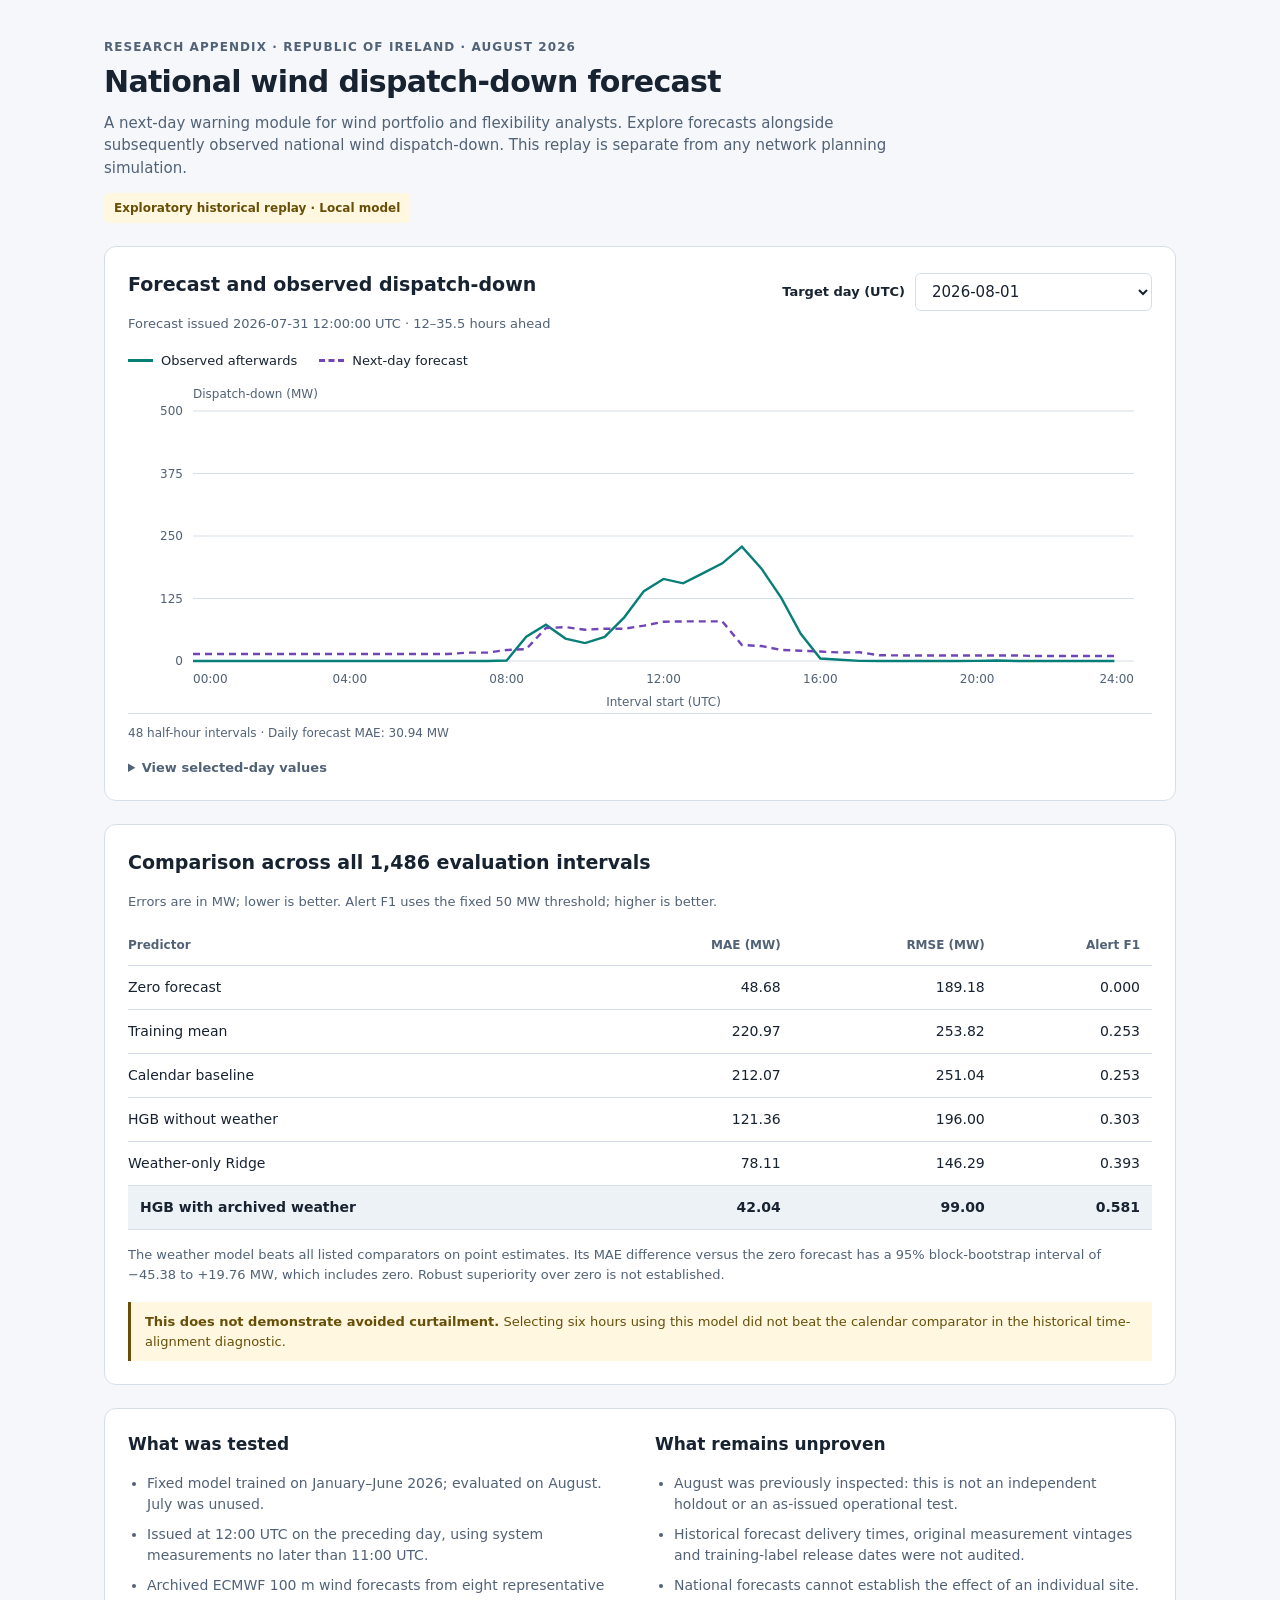
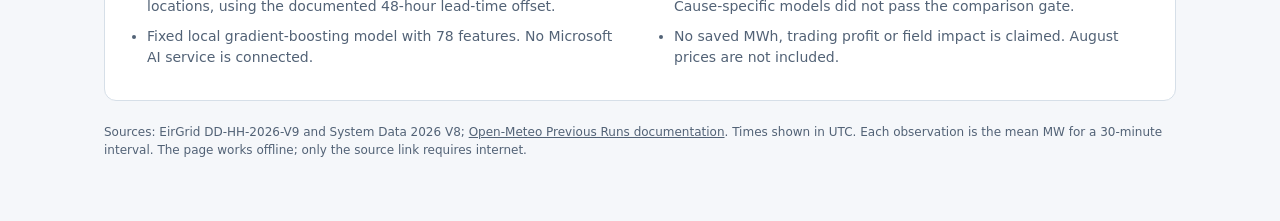
<file: research/forecast/forecast.html>
<!doctype html>
<html lang="en">
<head>
<meta charset="utf-8">
<meta name="viewport" content="width=device-width,initial-scale=1">
<title>National Wind Forecast — Research Appendix</title>
<style>
:root{color-scheme:light dark;--bg:#f5f7fa;--panel:#fff;--ink:#182331;--muted:#526276;--line:#d6dfe8;--actual:#087e78;--forecast:#7145b8;--soft:#edf2f7;--warn:#684f08;--warn-bg:#fff7df}
@media(prefers-color-scheme:dark){:root{--bg:#111922;--panel:#18232e;--ink:#e9eff6;--muted:#a9bbcd;--line:#364553;--actual:#50d4c6;--forecast:#c3a1ff;--soft:#263542;--warn:#f5d27d;--warn-bg:#342d1c}}
*{box-sizing:border-box}body{margin:0;background:var(--bg);color:var(--ink);font:15px/1.5 system-ui,-apple-system,BlinkMacSystemFont,"Segoe UI",sans-serif}main{max-width:1120px;margin:auto;padding:38px 24px 48px}h1{font-size:30px;letter-spacing:-.7px;line-height:1.15;margin:9px 0 12px}h2{font-size:19px;margin:0 0 15px}p{margin:0 0 14px}.eyebrow{font-size:12px;letter-spacing:.09em;text-transform:uppercase;color:var(--muted);font-weight:650}.intro{max-width:810px;color:var(--muted)}.status{display:inline-block;background:var(--warn-bg);color:var(--warn);padding:6px 10px;border-radius:5px;font-size:12px;font-weight:650}.panel{background:var(--panel);border:1px solid var(--line);border-radius:12px;padding:23px;margin-top:23px}.toprow{display:flex;justify-content:space-between;align-items:center;gap:16px;flex-wrap:wrap}.chooser{display:flex;align-items:center;gap:10px}label{font-weight:600;font-size:13px}select,button{font:inherit;color:var(--ink);background:var(--panel)}select{border:1px solid var(--line);padding:8px 12px;border-radius:6px}select:focus-visible,button:focus-visible{outline:3px solid var(--forecast);outline-offset:3px}.small{font-size:13px;color:var(--muted)}.legend{display:flex;gap:22px;flex-wrap:wrap;margin:12px 0 0}.legend button{display:flex;align-items:center;gap:8px;border:0;padding:4px 0;font-size:13px;cursor:pointer}.legend button[aria-pressed=false]{opacity:.4}.swatch{width:25px;height:0;border-top:3px solid var(--actual)}.swatch.forecast{border-color:var(--forecast);border-top-style:dashed}.plot{position:relative;min-height:300px;width:100%;margin-top:8px}.plot svg{display:block;width:100%;height:330px;overflow:visible}svg text{fill:var(--muted);font:12px system-ui,sans-serif}svg .grid{stroke:var(--line);stroke-width:1}svg .actual{stroke:var(--actual);stroke-width:2.4;fill:none}svg .forecast{stroke:var(--forecast);stroke-width:2.4;stroke-dasharray:7 5;fill:none}.hoverbox{position:absolute;pointer-events:none;background:var(--panel);color:var(--ink);border:1px solid var(--line);padding:9px 12px;border-radius:6px;font-size:12px;min-width:168px;box-shadow:0 5px 18px #0002;z-index:2}.hoverbox[hidden]{display:none}.hoverbox strong{display:block;margin-bottom:5px}.hoverbox div{display:flex;justify-content:space-between;gap:12px}.subline{font-size:12px;color:var(--muted);padding-top:10px;border-top:1px solid var(--line)}.tablewrap{overflow:auto}table{border-collapse:collapse;width:100%;font-size:14px}th{text-align:right;font-size:12px;color:var(--muted);font-weight:600}th:first-child,td:first-child{text-align:left}td{text-align:right;font-variant-numeric:tabular-nums}td,th{padding:11px 12px;border-bottom:1px solid var(--line);white-space:nowrap}td:first-child,th:first-child{padding-left:0}tr.featured td{font-weight:700;background:var(--soft)}tr.featured td:first-child{padding-left:12px}.note{margin-top:15px;font-size:13px;color:var(--muted)}.method{display:grid;grid-template-columns:1fr 1fr;gap:30px}.method ul{padding-left:19px;margin:0;color:var(--muted);font-size:14px}.method li{margin:0 0 9px}.method h2{font-size:17px}.alert{border-left:3px solid var(--warn);padding:10px 14px;background:var(--warn-bg);font-size:13px;color:var(--warn);margin-top:18px}.footer{font-size:12px;color:var(--muted);margin-top:22px}.footer a{color:inherit}.sronly{position:absolute;width:1px;height:1px;padding:0;margin:-1px;overflow:hidden;clip:rect(0,0,0,0);border:0}details{font-size:13px;margin-top:16px;color:var(--muted)}summary{cursor:pointer;font-weight:600}details .tablewrap{max-height:330px;margin-top:12px}
@media(max-width:650px){main{padding:22px 14px 35px}h1{font-size:25px}.panel{padding:17px 13px}.method{grid-template-columns:1fr;gap:20px}.toprow{align-items:flex-start}.chooser{width:100%}.chooser select{flex:1}.plot svg{height:310px}.legend{gap:16px}td,th{padding:9px 8px}}
@media print{body{background:white;color:black}.panel{break-inside:avoid}.plot svg{height:300px}button,select{border:0}.hoverbox{display:none}}
</style>
</head>
<body>
<main>
<div class="eyebrow">Research appendix · Republic of Ireland · August 2026</div>
<h1>National wind dispatch-down forecast</h1>
<p class="intro">A next-day warning module for wind portfolio and flexibility analysts. Explore forecasts alongside subsequently observed national wind dispatch-down. This replay is separate from any network planning simulation.</p>
<span class="status">Exploratory historical replay · Local model</span>

<section class="panel" aria-labelledby="chartheading">
 <div class="toprow"><h2 id="chartheading">Forecast and observed dispatch-down</h2><div class="chooser"><label for="day">Target day (UTC)</label><select id="day"></select></div></div>
 <p id="issue" class="small"></p>
 <div class="legend" aria-label="Toggle chart series">
  <button id="actualToggle" type="button" aria-pressed="true"><span class="swatch"></span>Observed afterwards</button>
  <button id="forecastToggle" type="button" aria-pressed="true"><span class="swatch forecast"></span>Next-day forecast</button>
 </div>
 <div class="plot" id="plot"><svg id="chart" role="img" aria-labelledby="charttitle chartdesc"></svg><div id="tip" class="hoverbox" hidden></div></div>
 <div class="subline" id="daynote"></div>
 <details><summary>View selected-day values</summary><div class="tablewrap"><table><thead><tr><th>UTC interval start</th><th>Observed MW</th><th>Forecast MW</th></tr></thead><tbody id="dayrows"></tbody></table></div></details>
</section>

<section class="panel" aria-labelledby="metricsheading">
 <h2 id="metricsheading">Comparison across all 1,486 evaluation intervals</h2>
 <p class="small">Errors are in MW; lower is better. Alert F1 uses the fixed 50 MW threshold; higher is better.</p>
 <div class="tablewrap"><table><thead><tr><th>Predictor</th><th>MAE (MW)</th><th>RMSE (MW)</th><th>Alert F1</th></tr></thead><tbody id="metrics"></tbody></table></div>
 <p class="note">The weather model beats all listed comparators on point estimates. Its MAE difference versus the zero forecast has a 95% block-bootstrap interval of −45.38 to +19.76 MW, which includes zero. Robust superiority over zero is not established.</p>
 <div class="alert"><strong>This does not demonstrate avoided curtailment.</strong> Selecting six hours using this model did not beat the calendar comparator in the historical time-alignment diagnostic.</div>
</section>

<section class="panel method" aria-label="Method and limitations">
 <div><h2>What was tested</h2><ul>
  <li>Fixed model trained on January–June 2026; evaluated on August. July was unused.</li>
  <li>Issued at 12:00 UTC on the preceding day, using system measurements no later than 11:00 UTC.</li>
  <li>Archived ECMWF 100 m wind forecasts from eight representative locations, using the documented 48-hour lead-time offset.</li>
  <li>Fixed local gradient-boosting model with 78 features. No Microsoft AI service is connected.</li>
 </ul></div>
 <div><h2>What remains unproven</h2><ul>
  <li>August was previously inspected: this is not an independent holdout or an as-issued operational test.</li>
  <li>Historical forecast delivery times, original measurement vintages and training-label release dates were not audited.</li>
  <li>National forecasts cannot establish the effect of an individual site. Cause-specific models did not pass the comparison gate.</li>
  <li>No saved MWh, trading profit or field impact is claimed. August prices are not included.</li>
 </ul></div>
</section>
<p class="footer">Sources: EirGrid DD-HH-2026-V9 and System Data 2026 V8; <a href="https://open-meteo.com/en/docs/previous-runs-api" target="_blank" rel="noopener noreferrer">Open-Meteo Previous Runs documentation</a>. Times shown in UTC. Each observation is the mean MW for a 30-minute interval. The page works offline; only the source link requires internet.</p>
</main>
<script type="application/json" id="data">{"days":[{"date":"2026-08-01","issue":"2026-07-31T12:00:00Z","complete":true,"mae":30.940141361969776,"rows":[[0,0.0,13.896935],[30,0.0,13.896935],[60,0.0,13.896935],[90,0.0,13.896935],[120,0.0,13.896935],[150,0.0,13.896935],[180,0.0,13.896935],[210,0.0,13.896935],[240,0.0,13.896935],[270,0.0,13.896935],[300,0.0,13.896935],[330,0.0,13.896935],[360,0.0,13.855446],[390,0.0,13.855446],[420,0.0,16.792022],[450,0.0,16.792022],[480,0.954,21.930641],[510,48.718,23.809829],[540,72.398,65.91855],[570,44.876,67.697986],[600,35.89,62.607336],[630,48.252,64.52723],[660,87.31,64.52723],[690,139.764,70.68932],[720,164.176,78.450856],[750,155.31,79.185378],[780,175.25,79.185378],[810,195.392,79.185378],[840,228.81,31.938039],[870,184.762,29.943429],[900,126.86,22.225701],[930,54.57,20.623546],[960,4.91,18.879519],[990,2.546,17.00033],[1020,0.308,17.380902],[1050,0.0,11.606232],[1080,0.0,11.168521],[1110,0.0,11.018533],[1140,0.0,10.977045],[1170,0.0,10.977045],[1200,0.312,10.977045],[1230,0.998,10.977045],[1260,0.0,10.977045],[1290,0.0,10.054788],[1320,0.0,9.920623],[1350,0.0,9.933135],[1380,0.0,9.933135],[1410,0.0,9.933135]]},{"date":"2026-08-02","issue":"2026-08-01T12:00:00Z","complete":true,"mae":13.34762299195048,"rows":[[0,0.0,10.607937],[30,0.0,10.607937],[60,0.0,10.268854],[90,0.0,10.268854],[120,0.0,10.275405],[150,0.0,10.275405],[180,0.0,8.704731],[210,0.0,8.704731],[240,0.0,8.264481],[270,0.0,8.264481],[300,0.0,8.102849],[330,0.0,7.012506],[360,0.0,8.264481],[390,0.0,8.264481],[420,0.0,8.264481],[450,0.0,8.264481],[480,0.0,8.264481],[510,0.0,10.143669],[540,0.002,10.143669],[570,0.102,10.254535],[600,0.184,8.761553],[630,0.03,6.168241],[660,0.018,6.168241],[690,0.03,7.250262],[720,0.372,7.80345],[750,0.862,8.537973],[780,0.448,14.180462],[810,0.052,14.180462],[840,0.018,23.54229],[870,0.018,26.135602],[900,0.018,27.685172],[930,0.01,27.751587],[960,0.0,27.751587],[990,0.0,25.872399],[1020,0.0,11.828979],[1050,0.0,6.054308],[1080,0.0,5.616598],[1110,0.0,5.46661],[1140,0.0,20.527515],[1170,0.0,20.527515],[1200,0.0,20.365882],[1230,0.0,20.365882],[1260,0.0,20.365882],[1290,0.0,19.443625],[1320,0.0,19.309461],[1350,0.0,19.321972],[1380,0.0,19.321972],[1410,0.0,19.321972]]},{"date":"2026-08-03","issue":"2026-08-02T12:00:00Z","complete":true,"mae":73.41137568872273,"rows":[[0,0.0,35.846448],[30,0.0,35.846448],[60,0.0,35.846448],[90,0.0,35.846448],[120,0.0,13.947781],[150,0.0,13.947781],[180,0.0,5.353989],[210,0.0,5.353989],[240,0.0,5.353989],[270,0.0,5.353989],[300,0.0,34.138419],[330,0.0,34.138419],[360,0.0,34.138419],[390,3.224,34.138419],[420,123.036,7.590925],[450,55.198,7.590925],[480,80.57,5.693072],[510,80.664,7.572261],[540,163.78,7.572261],[570,288.252,7.572261],[600,395.266,5.740195],[630,461.76,4.285496],[660,425.706,25.072461],[690,301.264,25.422695],[720,311.628,89.65684],[750,280.33,91.6033],[780,173.502,105.096858],[810,250.448,105.096858],[840,135.976,52.238596],[870,55.784,48.11501],[900,54.088,50.653268],[930,74.784,48.884908],[960,30.076,26.017258],[990,18.362,25.618213],[1020,2.996,22.695331],[1050,0.0,16.920661],[1080,0.216,13.267363],[1110,0.412,13.117374],[1140,0.118,13.117374],[1170,0.076,13.117374],[1200,0.0,16.040256],[1230,0.0,16.040256],[1260,0.0,15.816903],[1290,0.0,15.916693],[1320,0.0,8.573014],[1350,0.0,8.585526],[1380,0.0,0.218076],[1410,0.0,0.218076]]},{"date":"2026-08-04","issue":"2026-08-03T12:00:00Z","complete":true,"mae":51.13760887951076,"rows":[[0,0.0,0.0],[30,0.0,0.0],[60,0.0,4.522591],[90,0.0,4.522591],[120,0.0,16.321214],[150,0.0,16.321214],[180,0.0,3.818202],[210,0.0,3.818202],[240,0.0,4.713834],[270,0.0,4.713834],[300,0.0,0.350138],[330,0.0,0.350138],[360,0.0,0.0],[390,0.0,0.0],[420,0.0,0.0],[450,0.0,0.0],[480,0.0,0.0],[510,0.164,0.0],[540,2.568,0.714385],[570,4.874,0.714385],[600,17.744,3.963071],[630,19.542,3.291991],[660,18.248,4.420768],[690,22.186,4.771003],[720,26.768,14.411139],[750,31.76,14.400685],[780,35.078,22.572791],[810,22.026,22.572791],[840,20.768,46.530725],[870,18.998,47.466436],[900,23.65,189.166014],[930,28.398,190.088271],[960,39.93,207.608434],[990,18.086,192.404604],[1020,2.016,132.55156],[1050,9.156,128.224591],[1080,11.026,92.517572],[1110,0.0,91.749268],[1140,0.0,95.250277],[1170,0.134,95.250277],[1200,4.652,91.749268],[1230,2.03,91.749268],[1260,1.274,122.341415],[1290,3.4,121.419158],[1320,1.184,116.553874],[1350,1.06,116.566385],[1380,1.65,177.116648],[1410,51.074,177.116648]]},{"date":"2026-08-05","issue":"2026-08-04T12:00:00Z","complete":true,"mae":173.53310657345023,"rows":[[0,230.64,221.207647],[30,328.032,221.207647],[60,342.892,260.77314],[90,259.236,260.77314],[120,290.238,300.951406],[150,316.66,300.951406],[180,347.574,330.71749],[210,378.194,330.71749],[240,436.654,378.313344],[270,357.7,378.313344],[300,301.938,410.272673],[330,315.102,410.272673],[360,300.118,508.383442],[390,245.984,508.383442],[420,422.27,589.858574],[450,596.622,644.66578],[480,780.914,680.891433],[510,1057.31,784.284236],[540,1269.212,976.0827],[570,1273.826,1092.765407],[600,1355.03,1205.816764],[630,1483.314,1216.160708],[660,1670.126,1206.479871],[690,1739.324,1205.888293],[720,1789.304,1210.470047],[750,1832.114,1212.416507],[780,1773.824,1203.187826],[810,1793.882,1203.187826],[840,1921.786,1200.012278],[870,1742.388,1175.74269],[900,1410.072,1099.735552],[930,1160.406,993.104267],[960,792.478,874.709899],[990,737.978,733.706923],[1020,638.956,446.124508],[1050,449.856,375.048628],[1080,180.636,202.555496],[1110,109.15,202.405508],[1140,63.294,100.902197],[1170,5.33,100.902197],[1200,0.0,29.360526],[1230,0.0,29.360526],[1260,0.0,3.480607],[1290,0.0,3.580397],[1320,0.0,3.446233],[1350,0.0,3.458744],[1380,0.0,4.18747],[1410,0.0,4.18747]]},{"date":"2026-08-06","issue":"2026-08-05T12:00:00Z","complete":true,"mae":6.290540196340269,"rows":[[0,0.0,13.697238],[30,0.0,13.697238],[60,0.0,7.659993],[90,0.0,7.659993],[120,0.0,7.411097],[150,0.0,7.411097],[180,0.0,8.420477],[210,0.0,8.420477],[240,0.0,8.420477],[270,0.0,8.420477],[300,0.0,8.900306],[330,0.0,8.900306],[360,0.0,9.149203],[390,0.0,9.149203],[420,0.0,8.602449],[450,0.0,8.602449],[480,0.0,8.122619],[510,0.0,10.001808],[540,0.076,9.214335],[570,1.21,9.214335],[600,1.734,9.265812],[630,1.34,9.31796],[660,0.204,8.683278],[690,4.594,9.19667],[720,1.118,9.19667],[750,0.912,9.186216],[780,6.168,9.186216],[810,8.27,9.186216],[840,3.592,9.186216],[870,1.592,9.134068],[900,2.902,8.743508],[930,2.526,9.665765],[960,5.022,9.665765],[990,6.528,7.786576],[1020,6.9,6.25081],[1050,4.264,0.589543],[1080,2.226,1.674421],[1110,4.112,1.524432],[1140,5.42,3.719474],[1170,6.122,3.719474],[1200,6.364,4.902385],[1230,7.204,4.902385],[1260,9.274,4.902385],[1290,10.816,4.635284],[1320,2.666,4.501119],[1350,0.0,4.513631],[1380,0.0,4.513631],[1410,0.0,4.513631]]},{"date":"2026-08-07","issue":"2026-08-06T12:00:00Z","complete":true,"mae":107.70306777031976,"rows":[[0,0.0,9.602123],[30,0.0,9.602123],[60,0.0,9.602123],[90,0.0,9.602123],[120,0.0,9.602123],[150,0.0,9.602123],[180,0.0,9.166017],[210,0.0,9.166017],[240,0.0,9.166017],[270,0.0,9.166017],[300,0.0,9.166017],[330,0.0,9.166017],[360,0.0,10.531833],[390,0.0,10.531833],[420,0.0,10.531833],[450,1.582,10.531833],[480,4.188,19.790403],[510,18.788,20.189448],[540,171.25,67.216588],[570,282.846,68.996024],[600,339.83,66.866984],[630,347.786,65.849436],[660,383.318,37.752909],[690,381.036,43.914998],[720,413.074,32.70339],[750,480.244,33.437913],[780,566.244,47.745249],[810,565.016,47.745249],[840,518.446,75.546634],[870,528.186,76.564182],[900,347.692,78.693222],[930,271.304,77.091066],[960,114.41,53.616243],[990,71.866,51.737055],[1020,46.118,32.566844],[1050,38.726,23.77925],[1080,14.718,17.560375],[1110,0.714,17.410386],[1140,0.0,11.517355],[1170,0.0,11.517355],[1200,0.0,11.926817],[1230,0.0,11.926817],[1260,0.0,12.858718],[1290,0.0,11.936461],[1320,0.0,11.392835],[1350,0.0,11.405347],[1380,0.0,0.0],[1410,0.0,0.0]]},{"date":"2026-08-08","issue":"2026-08-07T12:00:00Z","complete":true,"mae":110.00154491494122,"rows":[[0,0.0,0.0],[30,0.0,0.0],[60,0.0,0.0],[90,0.0,0.0],[120,0.0,0.0],[150,0.0,0.0],[180,0.0,3.490285],[210,0.0,3.490285],[240,0.0,0.0],[270,0.0,0.0],[300,0.0,14.628269],[330,0.0,14.628269],[360,0.0,22.966965],[390,0.0,22.966965],[420,0.0,79.903313],[450,7.032,79.627569],[480,24.028,64.562813],[510,89.136,99.265404],[540,248.374,145.95056],[570,352.216,147.729995],[600,437.654,168.11541],[630,473.764,167.766617],[660,469.91,198.169894],[690,506.938,197.578316],[720,474.892,240.91001],[750,634.284,241.644533],[780,678.702,220.364727],[810,649.752,220.364727],[840,719.794,164.7401],[870,652.332,165.088893],[900,533.082,159.957123],[930,351.998,157.332921],[960,114.14,155.802664],[990,11.81,105.604975],[1020,6.358,79.89195],[1050,4.292,77.858023],[1080,1.232,49.58247],[1110,0.0,49.432482],[1140,0.0,7.791686],[1170,0.0,7.791686],[1200,0.0,1.296678],[1230,0.0,1.296678],[1260,0.0,0.99882],[1290,0.0,1.09861],[1320,0.0,1.262303],[1350,0.0,1.274815],[1380,0.0,1.805003],[1410,0.0,1.805003]]},{"date":"2026-08-09","issue":"2026-08-08T12:00:00Z","complete":true,"mae":52.696365390356355,"rows":[[0,0.0,9.738884],[30,0.0,9.738884],[60,0.0,9.738884],[90,0.0,1.698204],[120,0.0,1.698204],[150,0.0,1.698204],[180,0.0,1.698204],[210,0.0,1.698204],[240,0.0,1.698204],[270,0.0,1.698204],[300,0.0,5.909225],[330,0.0,5.909225],[360,0.0,5.252909],[390,0.0,5.252909],[420,0.0,5.909225],[450,0.0,5.909225],[480,0.0,1.831225],[510,8.226,22.861059],[540,32.052,23.297165],[570,71.902,23.408031],[600,100.22,21.251839],[630,44.008,43.093069],[660,92.932,33.211917],[690,152.386,42.334618],[720,156.022,42.334618],[750,191.788,43.06914],[780,325.134,49.953434],[810,382.424,49.953434],[840,405.274,41.731471],[870,333.162,19.172146],[900,264.914,32.737523],[930,244.474,24.391608],[960,97.654,28.282064],[990,38.248,19.454964],[1020,21.222,14.981706],[1050,0.016,6.194112],[1080,0.0,4.870659],[1110,0.0,4.72067],[1140,0.0,0.0],[1170,0.0,0.0],[1200,0.0,0.0],[1230,0.0,0.0],[1260,0.0,0.0],[1290,0.0,4.256977],[1320,0.0,4.122812],[1350,0.0,4.135324],[1380,0.0,4.135324],[1410,0.0,4.135324]]},{"date":"2026-08-10","issue":"2026-08-09T12:00:00Z","complete":true,"mae":4.782933766698442,"rows":[[0,0.0,6.45255],[30,0.0,6.45255],[60,0.0,6.45255],[90,0.0,6.45255],[120,0.0,6.45255],[150,0.0,6.45255],[180,0.0,6.45255],[210,0.0,6.45255],[240,0.0,6.45255],[270,0.0,6.45255],[300,0.0,6.45255],[330,0.0,6.45255],[360,0.0,6.45255],[390,0.0,6.45255],[420,0.0,6.45255],[450,0.006,6.45255],[480,0.034,5.803327],[510,0.038,6.202371],[540,0.138,6.926825],[570,0.38,6.926825],[600,0.636,5.433843],[630,1.54,4.498132],[660,1.258,4.390654],[690,1.672,4.740888],[720,1.83,4.848366],[750,1.412,4.837912],[780,1.764,4.837912],[810,3.302,4.837912],[840,2.522,4.837912],[870,0.588,5.773623],[900,0.132,7.266605],[930,0.14,8.188862],[960,0.154,8.928153],[990,0.068,8.529108],[1020,0.0,9.002275],[1050,0.0,3.227604],[1080,0.0,2.782389],[1110,0.0,2.632401],[1140,0.0,2.632401],[1170,0.0,2.632401],[1200,0.0,2.632401],[1230,0.0,2.632401],[1260,0.0,2.748276],[1290,0.0,1.826019],[1320,0.0,1.691854],[1350,0.0,1.704366],[1380,0.0,0.0],[1410,0.0,0.0]]},{"date":"2026-08-11","issue":"2026-08-10T12:00:00Z","complete":true,"mae":27.877215201776114,"rows":[[0,0.0,0.0],[30,0.0,0.0],[60,0.0,0.0],[90,0.0,0.0],[120,0.0,0.0],[150,0.0,0.0],[180,0.0,0.0],[210,0.0,0.0],[240,0.0,0.0],[270,0.0,0.0],[300,0.0,0.805238],[330,0.0,0.805238],[360,0.0,0.805238],[390,0.0,0.805238],[420,0.0,0.599927],[450,0.0,0.324183],[480,0.0,3.341008],[510,0.0,3.740052],[540,2.78,55.175492],[570,3.358,55.175492],[600,9.262,73.952554],[630,15.654,72.497854],[660,14.324,89.251038],[690,75.368,89.601272],[720,132.038,96.918445],[750,210.046,96.907991],[780,229.47,102.765099],[810,186.486,102.765099],[840,225.87,143.861447],[870,153.994,145.176882],[900,34.51,140.899274],[930,8.778,140.799484],[960,6.808,111.817025],[990,16.726,77.098828],[1020,16.022,16.693565],[1050,0.0,16.767391],[1080,0.0,0.0],[1110,0.0,0.0],[1140,0.0,0.0],[1170,5.346,0.0],[1200,9.554,8.848168],[1230,2.094,8.848168],[1260,2.404,11.495648],[1290,0.0,11.595438],[1320,3.8,27.181552],[1350,42.702,27.194064],[1380,34.35,52.798663],[1410,2.398,52.798663]]},{"date":"2026-08-12","issue":"2026-08-11T12:00:00Z","complete":true,"mae":26.78045794116345,"rows":[[0,0.136,75.334245],[30,2.464,75.334245],[60,7.538,64.925625],[90,30.338,64.925625],[120,49.796,78.401311],[150,37.66,78.401311],[180,0.802,92.239774],[210,0.0,92.239774],[240,0.0,93.549123],[270,0.0,93.549123],[300,0.0,64.452007],[330,0.0,64.452007],[360,0.0,52.08069],[390,0.0,52.08069],[420,0.0,0.0],[450,0.0,0.0],[480,1.568,0.0],[510,4.39,0.0],[540,3.856,0.0],[570,4.542,0.0],[600,6.952,0.0],[630,8.976,0.0],[660,14.948,51.534677],[690,14.72,52.616698],[720,15.11,51.300534],[750,17.346,51.29008],[780,14.322,51.29008],[810,8.144,51.29008],[840,14.404,66.771609],[870,23.838,67.120401],[900,12.608,16.880564],[930,9.682,16.780774],[960,4.632,5.949762],[990,3.808,5.550717],[1020,0.138,4.994452],[1050,0.058,0.0],[1080,0.006,0.0],[1110,0.138,0.0],[1140,0.294,0.0],[1170,0.348,0.0],[1200,0.238,0.0],[1230,0.784,0.0],[1260,0.41,0.0],[1290,0.0,0.0],[1320,0.0,0.0],[1350,0.0,0.0],[1380,0.0,0.0],[1410,0.0,0.0]]},{"date":"2026-08-13","issue":"2026-08-12T12:00:00Z","complete":true,"mae":1.3170906022486017,"rows":[[0,0.0,0.0],[30,0.0,0.0],[60,0.0,0.0],[90,0.0,0.0],[120,0.0,0.0],[150,0.0,0.0],[180,0.0,0.0],[210,0.0,0.0],[240,0.0,0.0],[270,0.0,0.0],[300,0.0,0.0],[330,0.0,0.0],[360,0.0,0.0],[390,0.0,0.0],[420,0.0,0.0],[450,0.022,0.0],[480,0.23,0.0],[510,0.798,0.0],[540,0.38,2.020713],[570,0.668,2.020713],[600,1.272,2.378047],[630,0.29,1.947417],[660,0.268,1.947417],[690,0.56,3.029437],[720,0.428,3.029437],[750,0.236,3.018983],[780,0.05,3.358424],[810,5.634,3.358424],[840,10.57,2.177022],[870,0.468,2.607652],[900,0.314,3.953815],[930,0.136,3.854025],[960,0.0,4.674512],[990,0.0,2.795323],[1020,0.0,3.156239],[1050,0.0,0.0],[1080,0.0,0.0],[1110,0.0,0.0],[1140,0.0,0.0],[1170,0.0,0.0],[1200,0.0,0.0],[1230,0.0,0.0],[1260,0.0,6.339925],[1290,0.0,6.439715],[1320,0.0,0.0],[1350,0.0,0.0],[1380,0.0,0.0],[1410,0.0,0.0]]},{"date":"2026-08-14","issue":"2026-08-13T12:00:00Z","complete":true,"mae":9.387320680199316,"rows":[[0,0.0,5.461525],[30,0.0,5.461525],[60,0.0,7.753933],[90,0.0,7.753933],[120,0.0,8.093017],[150,0.0,8.093017],[180,0.0,7.163478],[210,0.0,7.163478],[240,0.0,9.022727],[270,0.0,9.022727],[300,0.0,7.656911],[330,0.0,7.656911],[360,0.0,7.656911],[390,0.0,7.656911],[420,0.0,7.656911],[450,0.0,7.656911],[480,0.0,7.656911],[510,0.0,9.536099],[540,0.85,9.536099],[570,9.344,9.646964],[600,12.922,7.466619],[630,7.684,7.587683],[660,8.742,7.587683],[690,7.676,8.669704],[720,5.148,35.258834],[750,0.442,35.993357],[780,0.0,35.17287],[810,0.0,35.17287],[840,0.0,35.917627],[870,0.0,35.796562],[900,0.0,30.244289],[930,0.0,10.353206],[960,0.0,9.326473],[990,0.0,7.447285],[1020,0.0,7.114597],[1050,0.0,1.672614],[1080,0.0,1.234904],[1110,0.0,1.084916],[1140,0.0,1.084916],[1170,0.0,1.084916],[1200,0.0,1.905402],[1230,0.0,1.905402],[1260,0.0,2.266318],[1290,0.0,2.366108],[1320,0.0,2.231944],[1350,0.0,2.244455],[1380,0.0,2.244455],[1410,0.0,2.244455]]},{"date":"2026-08-15","issue":"2026-08-14T12:00:00Z","complete":true,"mae":6.150529538390001,"rows":[[0,0.0,7.289045],[30,0.0,7.289045],[60,0.0,7.289045],[90,0.0,7.289045],[120,0.0,7.289045],[150,0.0,7.289045],[180,0.0,7.289045],[210,0.0,7.289045],[240,0.0,7.289045],[270,0.0,7.289045],[300,0.0,7.289045],[330,0.0,7.289045],[360,0.0,7.289045],[390,0.0,7.289045],[420,0.0,7.289045],[450,0.0,7.289045],[480,0.0,7.289045],[510,0.0,9.168233],[540,0.0,9.168233],[570,0.0,9.279099],[600,0.0,9.636432],[630,0.0,9.205802],[660,0.012,7.715658],[690,0.622,8.797679],[720,1.12,8.797679],[750,0.0,9.532201],[780,0.0,9.532201],[810,0.0,9.532201],[840,0.028,9.532201],[870,0.386,9.698201],[900,1.462,10.458701],[930,3.324,9.503069],[960,1.302,9.503069],[990,0.0,7.62388],[1020,0.0,6.770677],[1050,0.0,0.996007],[1080,0.0,0.558297],[1110,0.0,0.408308],[1140,0.0,1.559369],[1170,0.0,1.559369],[1200,0.0,1.559369],[1230,0.0,1.559369],[1260,0.0,1.261511],[1290,0.0,1.361301],[1320,0.0,0.57082],[1350,0.0,0.583332],[1380,0.0,2.067694],[1410,0.0,2.067694]]},{"date":"2026-08-16","issue":"2026-08-15T12:00:00Z","complete":true,"mae":6.519204934696315,"rows":[[0,0.0,7.48015],[30,0.0,7.48015],[60,0.0,7.256796],[90,0.0,7.256796],[120,0.0,5.397548],[150,0.0,5.397548],[180,0.0,0.07624],[210,0.0,0.07624],[240,0.0,0.07624],[270,0.0,0.07624],[300,0.0,1.702163],[330,0.0,1.702163],[360,0.0,3.993132],[390,0.0,3.993132],[420,0.0,1.39002],[450,0.0,1.39002],[480,0.0,0.0],[510,0.0,0.3578],[540,0.0,31.192291],[570,0.0,31.303156],[600,0.0,28.628772],[630,0.0,27.30896],[660,0.0,0.0],[690,0.0,0.0],[720,0.0,0.0],[750,0.0,0.0],[780,0.0,0.0],[810,0.0,0.0],[840,0.0,6.326],[870,0.0,6.123098],[900,0.0,27.214354],[930,0.0,26.258721],[960,0.0,26.344618],[990,0.0,22.635681],[1020,0.0,7.62388],[1050,0.0,1.84921],[1080,0.0,1.4115],[1110,0.0,1.261511],[1140,0.0,1.261511],[1170,0.0,1.261511],[1200,0.0,0.605195],[1230,0.0,0.605195],[1260,0.0,1.898452],[1290,0.0,1.998242],[1320,0.0,1.961101],[1350,0.0,1.973612],[1380,0.0,0.386445],[1410,0.0,0.386445]]},{"date":"2026-08-17","issue":"2026-08-16T12:00:00Z","complete":true,"mae":38.21585054218456,"rows":[[0,0.0,4.408446],[30,0.0,4.408446],[60,0.0,4.408446],[90,0.0,4.408446],[120,0.0,4.551824],[150,0.0,4.551824],[180,0.0,4.551824],[210,0.0,4.551824],[240,0.0,4.551824],[270,0.0,4.551824],[300,0.0,4.551824],[330,0.0,4.551824],[360,0.0,4.551824],[390,0.0,4.551824],[420,0.0,4.90319],[450,0.0,4.90319],[480,0.0,4.57713],[510,0.0,6.456318],[540,0.392,7.736553],[570,3.72,7.736553],[600,1.438,6.679677],[630,0.036,14.810026],[660,0.012,14.810026],[690,0.002,15.16026],[720,0.006,13.443919],[750,0.01,13.433465],[780,0.012,15.679994],[810,0.008,15.679994],[840,0.026,15.679994],[870,2.744,7.549645],[900,29.022,9.042627],[930,52.454,8.942837],[960,59.314,8.942837],[990,47.232,7.063649],[1020,61.562,7.063649],[1050,63.578,1.288978],[1080,84.698,1.583055],[1110,71.088,1.433066],[1140,110.118,22.333229],[1170,166.894,22.333229],[1200,178.162,28.966795],[1230,149.468,28.966795],[1260,119.234,28.754042],[1290,119.368,28.853832],[1320,136.308,25.709963],[1350,133.726,25.722474],[1380,143.914,3.506039],[1410,148.248,3.506039]]},{"date":"2026-08-18","issue":"2026-08-17T12:00:00Z","complete":true,"mae":53.934660485003974,"rows":[[0,140.21,38.550165],[30,158.638,38.550165],[60,118.524,38.901531],[90,200.652,38.901531],[120,213.236,38.550165],[150,156.612,38.550165],[180,89.33,40.842573],[210,52.42,40.842573],[240,28.59,41.992958],[270,22.086,41.992958],[300,13.518,39.70055],[330,20.952,39.70055],[360,40.808,46.940541],[390,13.132,46.940541],[420,20.136,7.144462],[450,25.388,7.144462],[480,8.178,7.144462],[510,0.046,9.02365],[540,0.046,9.141231],[570,0.05,7.695437],[600,0.046,34.238454],[630,0.048,34.624149],[660,15.068,61.154779],[690,20.826,64.517937],[720,27.47,81.528703],[750,43.816,81.518249],[780,20.724,97.264533],[810,26.554,97.264533],[840,23.106,170.756694],[870,16.332,170.370999],[900,22.244,179.631687],[930,2.834,180.97769],[960,0.048,159.285215],[990,0.052,117.257436],[1020,0.052,63.187488],[1050,0.042,54.399894],[1080,0.05,33.106781],[1110,0.046,32.956793],[1140,0.048,4.18868],[1170,0.044,4.18868],[1200,0.052,16.408547],[1230,0.048,16.408547],[1260,1.708,27.887138],[1290,2.126,27.986928],[1320,0.026,1.536738],[1350,0.026,1.549249],[1380,0.024,3.028509],[1410,0.032,3.028509]]},{"date":"2026-08-19","issue":"2026-08-18T12:00:00Z","complete":true,"mae":66.19348910893574,"rows":[[0,0.02,24.089917],[30,0.016,24.089917],[60,0.012,25.272828],[90,0.01,25.272828],[120,0.0,25.272828],[150,0.004,25.272828],[180,0.004,27.990943],[210,0.0,27.990943],[240,0.012,27.990943],[270,0.0,27.990943],[300,0.0,31.213251],[330,0.0,31.213251],[360,0.0,31.213251],[390,0.0,31.213251],[420,0.0,32.033738],[450,0.13,48.090213],[480,0.7,31.579042],[510,14.978,33.45823],[540,21.822,27.420986],[570,31.606,27.420986],[600,34.048,32.166074],[630,57.158,54.86453],[660,100.722,142.118195],[690,88.918,143.200216],[720,95.22,286.205101],[750,103.186,288.15156],[780,149.862,338.06191],[810,188.746,338.06191],[840,193.066,397.40475],[870,284.822,369.331381],[900,300.216,406.876079],[930,339.822,406.352737],[960,380.578,350.392352],[990,285.484,256.289598],[1020,117.216,254.360085],[1050,59.034,210.278406],[1080,30.836,185.167551],[1110,12.878,181.891084],[1140,4.432,138.678591],[1170,0.002,138.678591],[1200,0.002,101.061105],[1230,0.018,101.061105],[1260,0.016,68.924788],[1290,0.018,68.002531],[1320,0.018,46.181533],[1350,0.028,46.194045],[1380,0.024,0.733814],[1410,0.024,0.733814]]},{"date":"2026-08-20","issue":"2026-08-19T12:00:00Z","complete":true,"mae":67.66203875324211,"rows":[[0,1.286,4.946892],[30,56.642,4.946892],[60,50.522,6.061906],[90,49.106,6.061906],[120,56.024,6.907473],[150,58.424,6.907473],[180,85.312,29.957991],[210,73.73,29.957991],[240,110.066,44.345599],[270,88.554,44.345599],[300,87.692,93.885242],[330,85.248,93.885242],[360,111.576,199.417681],[390,90.436,199.417681],[420,109.502,204.913465],[450,89.208,216.578638],[480,69.89,282.063543],[510,110.77,348.465278],[540,209.956,343.573527],[570,318.762,343.573527],[600,277.116,287.120294],[630,335.648,305.853334],[660,214.052,332.272653],[690,187.34,333.354674],[720,199.402,296.904739],[750,276.33,298.851199],[780,173.532,307.606365],[810,225.848,307.606365],[840,326.624,360.436034],[870,318.638,356.811092],[900,242.928,340.241306],[930,161.29,327.441612],[960,158.198,375.426185],[990,167.132,253.673247],[1020,163.46,191.568041],[1050,112.426,190.25017],[1080,102.608,179.271372],[1110,69.706,172.840328],[1140,49.138,88.006132],[1170,30.026,88.006132],[1200,37.604,55.047172],[1230,63.142,55.047172],[1260,57.686,24.398863],[1290,16.732,24.498653],[1320,9.846,20.928533],[1350,10.014,20.941044],[1380,2.208,0.88645],[1410,0.002,0.88645]]},{"date":"2026-08-21","issue":"2026-08-20T12:00:00Z","complete":true,"mae":35.79101042995806,"rows":[[0,0.0,15.178687],[30,0.0,15.178687],[60,0.0,20.172744],[90,0.0,15.928214],[120,0.0,15.928214],[150,0.0,15.928214],[180,0.0,15.928214],[210,0.0,15.928214],[240,0.0,15.178687],[270,0.0,15.178687],[300,0.0,18.700121],[330,0.0,18.700121],[360,0.0,18.700121],[390,0.0,18.700121],[420,0.0,14.803522],[450,0.0,14.803522],[480,0.0,14.803522],[510,0.0,16.682711],[540,11.288,34.694919],[570,9.95,34.805785],[600,6.99,30.889516],[630,3.944,29.871968],[660,1.934,24.344854],[690,0.122,25.426875],[720,0.62,21.413842],[750,0.032,22.148365],[780,0.656,25.711067],[810,0.852,25.711067],[840,3.734,25.711067],[870,6.552,26.728615],[900,2.576,99.594024],[930,16.614,98.638392],[960,23.164,164.394534],[990,0.728,129.101562],[1020,0.0,124.944011],[1050,0.0,120.617042],[1080,0.0,120.179332],[1110,0.0,120.029344],[1140,0.0,68.509157],[1170,0.0,68.509157],[1200,0.0,12.638144],[1230,0.0,12.638144],[1260,0.0,4.153418],[1290,0.0,4.253209],[1320,0.0,4.184129],[1350,0.0,4.196641],[1380,0.196,4.571806],[1410,27.46,4.571806]]},{"date":"2026-08-22","issue":"2026-08-21T12:00:00Z","complete":true,"mae":17.489164596007075,"rows":[[0,28.75,3.701215],[30,23.976,3.701215],[60,5.3,3.701215],[90,0.0,3.701215],[120,0.0,3.701215],[150,0.0,3.701215],[180,0.0,3.701215],[210,0.0,3.701215],[240,0.0,3.701215],[270,0.0,3.701215],[300,0.0,3.701215],[330,0.0,3.701215],[360,0.0,3.701215],[390,0.0,3.701215],[420,0.0,3.701215],[450,0.0,3.701215],[480,0.0,3.701215],[510,0.0,5.580404],[540,0.0,5.580404],[570,0.0,5.691269],[600,0.0,4.198287],[630,0.07,89.63412],[660,1.438,89.63412],[690,2.756,90.716141],[720,3.64,90.716141],[750,3.472,91.450664],[780,4.544,91.450664],[810,4.158,91.450664],[840,3.936,91.450664],[870,4.284,6.014831],[900,3.954,7.507813],[930,3.394,6.55218],[960,2.206,6.55218],[990,3.088,4.672992],[1020,3.89,4.672992],[1050,2.044,0.0],[1080,0.0,0.0],[1110,0.0,0.0],[1140,0.0,0.0],[1170,0.0,0.0],[1200,0.0,0.0],[1230,0.0,0.0],[1260,0.0,0.0],[1290,0.0,0.0],[1320,0.0,0.0],[1350,0.0,0.0],[1380,0.0,0.0],[1410,0.0,0.0]]},{"date":"2026-08-23","issue":"2026-08-22T12:00:00Z","complete":true,"mae":3.0761381411440936,"rows":[[0,0.0,4.95752],[30,0.0,4.95752],[60,0.0,4.95752],[90,0.0,4.95752],[120,0.0,4.95752],[150,0.0,4.95752],[180,0.0,4.95752],[210,0.0,4.95752],[240,0.0,4.95752],[270,0.0,4.95752],[300,0.0,4.95752],[330,0.0,4.95752],[360,0.0,4.95752],[390,0.0,4.95752],[420,0.0,4.964072],[450,0.0,4.964072],[480,0.0,5.03275],[510,0.0,6.911938],[540,0.0,5.876753],[570,0.0,5.987618],[600,0.0,4.494636],[630,0.0,4.010956],[660,0.0,4.5057],[690,0.0,5.587721],[720,0.0,5.587721],[750,0.0,6.322243],[780,1.172,4.618747],[810,7.364,4.618747],[840,0.468,3.503788],[870,0.948,4.575852],[900,1.374,0.226472],[930,0.0,0.0],[960,0.0,0.0],[990,0.0,0.0],[1020,0.0,0.0],[1050,0.0,0.0],[1080,0.0,0.0],[1110,0.0,0.0],[1140,0.0,0.0],[1170,0.0,0.0],[1200,0.0,0.0],[1230,0.0,0.0],[1260,0.0,0.0],[1290,0.0,0.0],[1320,0.0,0.0],[1350,0.0,0.0],[1380,0.0,0.0],[1410,0.0,0.0]]},{"date":"2026-08-24","issue":"2026-08-23T12:00:00Z","complete":true,"mae":8.566321008222902,"rows":[[0,0.0,4.431059],[30,0.0,4.431059],[60,0.0,5.276626],[90,0.0,5.276626],[120,0.0,2.439054],[150,0.0,2.439054],[180,0.0,0.0],[210,0.0,0.0],[240,0.0,0.0],[270,0.0,0.0],[300,0.0,4.431059],[330,0.0,4.431059],[360,0.0,4.654412],[390,0.0,4.654412],[420,0.0,4.654412],[450,0.0,4.654412],[480,0.0,3.635935],[510,0.0,5.515123],[540,0.0,4.984935],[570,0.048,4.984935],[600,0.404,4.516981],[630,0.602,3.062282],[660,1.518,3.201128],[690,1.62,3.551362],[720,0.45,4.508687],[750,0.874,6.455147],[780,1.1,5.870321],[810,4.996,5.870321],[840,10.514,5.86377],[870,15.95,7.31847],[900,28.364,7.106825],[930,14.308,7.007035],[960,32.138,4.322792],[990,5.624,3.923747],[1020,1.472,3.489646],[1050,1.598,0.0],[1080,18.526,0.0],[1110,43.412,0.0],[1140,47.424,0.0],[1170,50.476,0.0],[1200,40.412,0.0],[1230,36.614,0.0],[1260,2.912,0.0],[1290,0.118,0.0],[1320,0.0,0.0],[1350,0.0,0.0],[1380,0.0,0.0],[1410,0.0,0.0]]},{"date":"2026-08-25","issue":"2026-08-24T12:00:00Z","complete":true,"mae":8.43451421590224,"rows":[[0,0.0,5.501871],[30,0.0,5.501871],[60,0.0,5.501871],[90,0.0,5.501871],[120,0.0,5.501871],[150,0.0,5.501871],[180,0.0,6.347439],[210,0.0,6.347439],[240,0.0,6.347439],[270,0.0,6.347439],[300,0.0,5.501871],[330,0.0,5.501871],[360,0.0,5.501871],[390,0.0,5.501871],[420,0.0,8.424752],[450,0.0,8.424752],[480,0.0,8.424752],[510,0.0,10.303941],[540,0.0,10.303941],[570,0.0,11.972511],[600,0.254,9.843471],[630,0.566,13.967057],[660,0.148,13.080874],[690,0.0,9.690365],[720,0.0,11.460266],[750,0.01,13.406726],[780,0.13,11.232985],[810,1.692,11.232985],[840,8.802,25.540321],[870,2.062,21.416735],[900,0.0,20.335002],[930,0.0,18.566642],[960,0.0,5.374319],[990,6.328,3.495131],[1020,16.75,7.511762],[1050,8.958,1.737092],[1080,2.606,0.261267],[1110,4.514,0.111278],[1140,0.0,0.111278],[1170,0.0,0.111278],[1200,0.0,0.111278],[1230,0.0,0.111278],[1260,0.0,2.519254],[1290,0.0,2.619044],[1320,0.0,25.018333],[1350,0.0,25.030845],[1380,0.0,6.71888],[1410,0.0,6.71888]]},{"date":"2026-08-26","issue":"2026-08-25T12:00:00Z","complete":true,"mae":30.70243083121944,"rows":[[0,0.0,9.27032],[30,0.0,9.27032],[60,0.0,29.818917],[90,0.0,29.818917],[120,0.0,24.003356],[150,0.0,24.003356],[180,0.0,18.160385],[210,0.0,18.160385],[240,0.0,18.160385],[270,0.0,18.160385],[300,0.0,39.706104],[330,0.0,39.706104],[360,0.0,43.804543],[390,0.0,43.804543],[420,0.0,49.906168],[450,0.0,69.697941],[480,0.0,69.697941],[510,0.0,123.342801],[540,0.0,123.342801],[570,0.0,137.828368],[600,0.0,40.54171],[630,0.0,44.583459],[660,0.0,48.946287],[690,0.0,55.108377],[720,0.0,57.30869],[750,0.0,57.298236],[780,0.0,49.261009],[810,0.0,49.261009],[840,0.0,30.752271],[870,0.0,26.710522],[900,0.0,29.461],[930,0.0,14.875643],[960,0.0,9.795574],[990,0.0,9.396529],[1020,0.0,6.997284],[1050,0.0,1.222614],[1080,0.0,0.784903],[1110,0.0,0.634915],[1140,0.0,0.111278],[1170,0.0,0.111278],[1200,0.0,0.111278],[1230,0.0,0.111278],[1260,0.0,0.111278],[1290,0.0,0.211069],[1320,0.0,0.076904],[1350,0.0,0.089415],[1380,0.0,0.089415],[1410,0.0,0.089415]]},{"date":"2026-08-27","issue":"2026-08-26T12:00:00Z","complete":true,"mae":4.119803478331931,"rows":[[0,0.0,4.278657],[30,0.0,4.278657],[60,0.0,4.278657],[90,0.0,4.278657],[120,0.0,4.278657],[150,0.0,4.278657],[180,0.0,4.278657],[210,0.0,4.278657],[240,0.0,4.278657],[270,0.0,4.278657],[300,0.0,4.278657],[330,0.0,4.278657],[360,0.0,4.278657],[390,0.0,4.278657],[420,0.0,4.272106],[450,0.0,4.272106],[480,0.0,2.112459],[510,0.0,3.991647],[540,0.0,3.991647],[570,0.0,3.991647],[600,0.0,7.266346],[630,0.0,5.178115],[660,0.0,3.656832],[690,0.0,4.738853],[720,0.0,12.878379],[750,0.0,12.867925],[780,0.0,12.867925],[810,0.0,12.867925],[840,0.0,6.249682],[870,0.0,8.337913],[900,0.0,5.402297],[930,0.0,5.302507],[960,0.0,7.462154],[990,0.0,5.582966],[1020,0.0,4.557937],[1050,0.0,0.0],[1080,0.0,0.0],[1110,0.0,0.0],[1140,0.0,0.0],[1170,0.0,0.0],[1200,0.0,0.0],[1230,0.0,0.0],[1260,0.0,0.0],[1290,0.0,0.0],[1320,0.0,0.0],[1350,0.0,0.0],[1380,0.0,0.0],[1410,0.0,0.0]]},{"date":"2026-08-28","issue":"2026-08-27T12:00:00Z","complete":true,"mae":7.451686040723723,"rows":[[0,0.0,7.621101],[30,0.0,7.621101],[60,0.0,7.621101],[90,0.0,7.621101],[120,0.0,7.621101],[150,0.0,7.621101],[180,0.0,7.621101],[210,0.0,7.621101],[240,0.0,7.621101],[270,0.0,7.621101],[300,0.0,7.621101],[330,0.0,7.621101],[360,0.0,7.621101],[390,0.0,7.621101],[420,0.0,7.621101],[450,0.0,7.621101],[480,0.0,8.061351],[510,0.0,9.940539],[540,0.0,9.940539],[570,0.0,10.051405],[600,0.0,9.645174],[630,0.0,8.627626],[660,0.0,8.627626],[690,0.0,8.982495],[720,0.216,8.982495],[750,2.064,9.717017],[780,3.542,9.965914],[810,2.466,9.965914],[840,1.756,9.965914],[870,1.674,10.983462],[900,0.0,17.032181],[930,0.24,17.098595],[960,0.292,11.892213],[990,0.0,10.013025],[1020,0.0,10.013025],[1050,0.0,4.806983],[1080,0.0,4.369273],[1110,0.0,4.219285],[1140,0.0,4.219285],[1170,0.0,4.219285],[1200,0.0,3.970388],[1230,0.0,3.970388],[1260,0.0,3.970388],[1290,0.0,3.048131],[1320,0.0,2.913967],[1350,0.0,2.926478],[1380,0.0,2.926478],[1410,0.0,2.926478]]},{"date":"2026-08-29","issue":"2026-08-28T12:00:00Z","complete":true,"mae":8.604114834087744,"rows":[[0,0.0,1.04104],[30,0.0,1.04104],[60,0.0,0.081102],[90,0.0,0.081102],[120,0.0,0.499948],[150,0.0,0.499948],[180,0.0,6.775526],[210,0.0,6.775526],[240,0.0,6.40747],[270,0.0,6.40747],[300,0.0,6.216365],[330,0.0,6.216365],[360,0.0,8.026547],[390,0.0,8.026547],[420,0.0,6.216365],[450,0.0,6.216365],[480,0.0,6.216365],[510,0.0,8.095553],[540,0.0,8.095553],[570,0.0,8.206419],[600,0.0,7.432322],[630,0.0,5.895785],[660,0.0,14.373485],[690,0.0,15.455505],[720,0.0,27.392615],[750,0.0,30.084051],[780,0.0,30.379718],[810,0.0,30.379718],[840,0.0,27.078548],[870,0.0,26.957483],[900,0.0,23.328731],[930,0.0,22.373099],[960,0.0,22.373099],[990,0.0,20.493911],[1020,0.0,5.433006],[1050,0.0,0.0],[1080,0.0,0.0],[1110,0.0,0.0],[1140,0.0,0.0],[1170,0.0,0.0],[1200,0.0,0.0],[1230,0.0,0.0],[1260,0.0,0.0],[1290,0.0,0.0],[1320,0.0,0.0],[1350,0.0,0.0],[1380,0.0,1.211911],[1410,0.0,1.211911]]},{"date":"2026-08-30","issue":"2026-08-29T12:00:00Z","complete":true,"mae":72.43431119451954,"rows":[[0,0.0,1.131277],[30,0.0,1.131277],[60,0.0,1.131277],[90,0.0,1.131277],[120,0.0,0.0],[150,0.0,0.0],[180,0.0,46.010684],[210,0.0,46.010684],[240,0.0,39.971335],[270,0.0,39.971335],[300,0.0,52.901113],[330,0.0,52.901113],[360,0.0,13.563778],[390,0.0,13.563778],[420,0.0,14.169801],[450,0.0,13.894057],[480,0.0,22.632988],[510,0.0,55.521437],[540,0.0,58.703903],[570,0.0,58.814769],[600,0.0,0.0],[630,0.0,0.0],[660,0.0,0.0],[690,0.0,0.0],[720,0.0,0.018387],[750,0.0,2.709823],[780,0.0,8.464244],[810,0.302,8.464244],[840,0.502,25.929265],[870,0.184,27.330915],[900,0.0,11.411772],[930,0.0,10.45614],[960,0.0,8.062523],[990,0.0,6.183335],[1020,0.0,7.059691],[1050,0.0,1.28502],[1080,0.0,0.0],[1110,0.0,0.0],[1140,0.0,88.390272],[1170,0.0,88.390272],[1200,0.0,254.360581],[1230,0.0,254.360581],[1260,0.0,280.290993],[1290,0.0,296.211732],[1320,0.0,363.572615],[1350,0.0,368.341055],[1380,0.0,474.846797],[1410,116.308,474.846797]]},{"date":"2026-08-31","issue":"2026-08-30T12:00:00Z","complete":false,"mae":184.76875776516317,"rows":[[0,194.754,495.756796],[30,151.342,495.756796],[60,89.222,495.951445],[90,58.372,491.706915],[120,41.568,455.922687],[150,66.4,455.922687],[180,74.704,529.763104],[210,16.512,528.929915],[240,31.01,463.565371],[270,27.876,463.565371],[300,2.07,411.773698],[330,0.0,411.773698],[360,0.0,332.345427],[390,0.0,332.345427],[420,0.0,293.686183],[450,0.0,306.487257],[480,0.0,364.881174],[510,54.392,377.54615],[540,150.262,419.171785],[570,175.752,471.270984],[600,179.532,338.195569],[630,270.836,348.527085],[660,344.184,266.374626],[690,292.984,269.737784],[720,204.754,165.929312],[750,98.596,165.918858],[780,41.186,141.794522],[810,2.746,141.794522],[840,0.028,86.695011],[870,0.0,76.098865],[900,0.528,61.913719],[930,0.678,60.145359],[960,2.382,15.444748],[990,1.382,13.56556],[1020,0.0,8.722178],[1050,0.0,2.947507],[1080,0.0,3.241583],[1110,0.0,3.091595],[1140,0.0,3.386737],[1170,0.0,3.386737],[1200,0.0,3.386737],[1230,0.0,3.386737],[1260,0.0,2.950631],[1290,0.0,3.050421],[1320,0.0,2.916256],[1350,0.0,2.928768]]}],"metrics":[{"key":"zero","label":"Zero forecast","mae":48.68355720053836,"rmse":189.18405278675314,"f1":0.0},{"key":"mean","label":"Training mean","mae":220.96783751387872,"rmse":253.8237078469839,"f1":0.25279247501469726},{"key":"calendar","label":"Calendar baseline","mae":212.0716784695881,"rmse":251.0423605411629,"f1":0.25279247501469726},{"key":"no_weather","label":"HGB without weather","mae":121.36147556380729,"rmse":195.99631356697353,"f1":0.3031709203402939},{"key":"weather_ridge","label":"Weather-only Ridge","mae":78.11064303165823,"rmse":146.28657552749846,"f1":0.39334027055150883},{"key":"weather_hgb","label":"HGB with archived weather","mae":42.04430857444408,"rmse":99.0036756540231,"f1":0.5805168986083499}]}</script>
<script>
(()=>{'use strict';
const data=JSON.parse(document.getElementById('data').textContent),select=document.getElementById('day'),svg=document.getElementById('chart'),plot=document.getElementById('plot'),tip=document.getElementById('tip');
const state={index:0,actual:true,forecast:true};
const fmt=(n)=>Number(n).toLocaleString('en-GB',{minimumFractionDigits:2,maximumFractionDigits:2});
const hh=(n)=>String(Math.floor(n/60)).padStart(2,'0')+':'+String(n%60).padStart(2,'0');
const ns='http://www.w3.org/2000/svg';
function node(tag,attrs={},text){const e=document.createElementNS(ns,tag);for(const[k,v]of Object.entries(attrs))e.setAttribute(k,String(v));if(text!==undefined)e.textContent=text;svg.appendChild(e);return e;}
function niceCeiling(n){const pow=10**Math.floor(Math.log10(Math.max(n,1))),v=n/pow;return(v<=1?1:v<=2?2:v<=5?5:10)*pow;}
data.days.forEach((day,i)=>{const o=document.createElement('option');o.value=String(i);o.textContent=day.date+(day.complete?'':' · 46 intervals');select.appendChild(o);});
const metricbody=document.getElementById('metrics');
data.metrics.forEach(m=>{const tr=document.createElement('tr');if(m.key==='weather_hgb')tr.className='featured';[m.label,fmt(m.mae),fmt(m.rmse),m.f1.toFixed(3)].forEach(v=>{const td=document.createElement('td');td.textContent=v;tr.appendChild(td);});metricbody.appendChild(tr);});
function render(){
 const day=data.days[state.index],rows=day.rows,w=Math.max(plot.clientWidth,250),h=w<600?310:330,m={l:65,r:18,t:28,b:52},pw=w-m.l-m.r,ph=h-m.t-m.b;
 const max=niceCeiling(Math.max(...rows.flatMap(r=>[r[1],r[2]]))*1.05),x=v=>m.l+v/1440*pw,y=v=>m.t+ph-v/max*ph;
 svg.replaceChildren();svg.setAttribute('viewBox',`0 0 ${w} ${h}`);svg.style.height=h+'px';
 node('title',{id:'charttitle'},`National wind dispatch-down on ${day.date}`);node('desc',{id:'chartdesc'},'Observed and previously forecast mean MW by half-hour. All values are available in the selected-day table.');
 document.getElementById('issue').textContent='Forecast issued '+day.issue.replace('T',' ').replace('Z',' UTC')+' · 12–35.5 hours ahead';
 document.getElementById('daynote').textContent=`${rows.length} half-hour intervals · Daily forecast MAE: ${fmt(day.mae)} MW`+(day.complete?'':' · Source ends at 22:30 UTC; this UTC day is incomplete.');
 const tbody=document.getElementById('dayrows');tbody.replaceChildren();rows.forEach(r=>{const tr=document.createElement('tr');[hh(r[0]),fmt(r[1]),fmt(r[2])].forEach(t=>{const td=document.createElement('td');td.textContent=t;tr.appendChild(td);});tbody.appendChild(tr);});
 for(let k=0;k<=4;k++){const v=max*k/4;node('line',{x1:m.l,y1:y(v),x2:w-m.r,y2:y(v),class:'grid'});node('text',{x:m.l-10,y:y(v)+4,'text-anchor':'end'},v>=1000?(v/1000).toLocaleString('en-GB',{maximumFractionDigits:2})+'k':v.toLocaleString('en-GB',{maximumFractionDigits:1}));}
 const ticks=w<450?[0,480,960,1440]:[0,240,480,720,960,1200,1440];ticks.forEach(v=>node('text',{x:x(v),y:h-m.b+22,'text-anchor':v===0?'start':v===1440?'end':'middle'},hh(v)));
 node('text',{x:m.l,y:15},'Dispatch-down (MW)');node('text',{x:m.l+pw/2,y:h-7,'text-anchor':'middle'},'Interval start (UTC)');
 const makePath=col=>rows.map((r,i)=>(i?'L':'M')+x(r[0]).toFixed(2)+','+y(r[col]).toFixed(2)).join(' ');
 if(state.actual)node('path',{d:makePath(1),class:'actual'});if(state.forecast)node('path',{d:makePath(2),class:'forecast'});
 const guide=node('line',{x1:0,x2:0,y1:m.t,y2:h-m.b,stroke:'var(--muted)','stroke-dasharray':'3 4',visibility:'hidden'});
 const actualPoint=node('circle',{r:4,fill:'var(--actual)',visibility:'hidden'}),forecastPoint=node('circle',{r:4,fill:'var(--forecast)',visibility:'hidden'});
 const hit=node('rect',{x:m.l,y:m.t,width:pw,height:ph,fill:'transparent','pointer-events':'all'});
 function hide(){tip.hidden=true;guide.setAttribute('visibility','hidden');actualPoint.setAttribute('visibility','hidden');forecastPoint.setAttribute('visibility','hidden');}
 function show(e){const rect=svg.getBoundingClientRect(),sx=(e.clientX-rect.left)*w/rect.width,minutes=Math.max(0,Math.min(1410,(sx-m.l)/pw*1440)),index=Math.max(0,Math.min(rows.length-1,Math.round(minutes/30))),r=rows[index],xx=x(r[0]);
  guide.setAttribute('x1',xx);guide.setAttribute('x2',xx);guide.setAttribute('visibility','visible');
  [[actualPoint,1,state.actual],[forecastPoint,2,state.forecast]].forEach(([p,col,visible])=>{p.setAttribute('cx',xx);p.setAttribute('cy',y(r[col]));p.setAttribute('visibility',visible?'visible':'hidden');});
  tip.replaceChildren();const title=document.createElement('strong');title.textContent=hh(r[0])+'–'+hh(r[0]+30)+' UTC';tip.appendChild(title);
  [['Observed',r[1],state.actual],['Forecast',r[2],state.forecast]].forEach(([label,value,visible])=>{if(!visible)return;const row=document.createElement('div'),a=document.createElement('span'),b=document.createElement('span');a.textContent=label;b.textContent=fmt(value)+' MW';row.append(a,b);tip.appendChild(row);});
  tip.hidden=false;tip.style.left=Math.max(0,Math.min(plot.clientWidth-tip.offsetWidth-5,xx+12))+'px';tip.style.top='30px';
 }
 hit.addEventListener('pointermove',show);hit.addEventListener('pointerleave',hide);hit.addEventListener('click',show);hide();
}
select.addEventListener('change',()=>{state.index=Number(select.value);render();});
[['actualToggle','actual'],['forecastToggle','forecast']].forEach(([id,key])=>document.getElementById(id).addEventListener('click',()=>{state[key]=!state[key];document.getElementById(id).setAttribute('aria-pressed',String(state[key]));render();}));
new ResizeObserver(render).observe(plot);render();
})();
</script>
</body>
</html>
</file>
